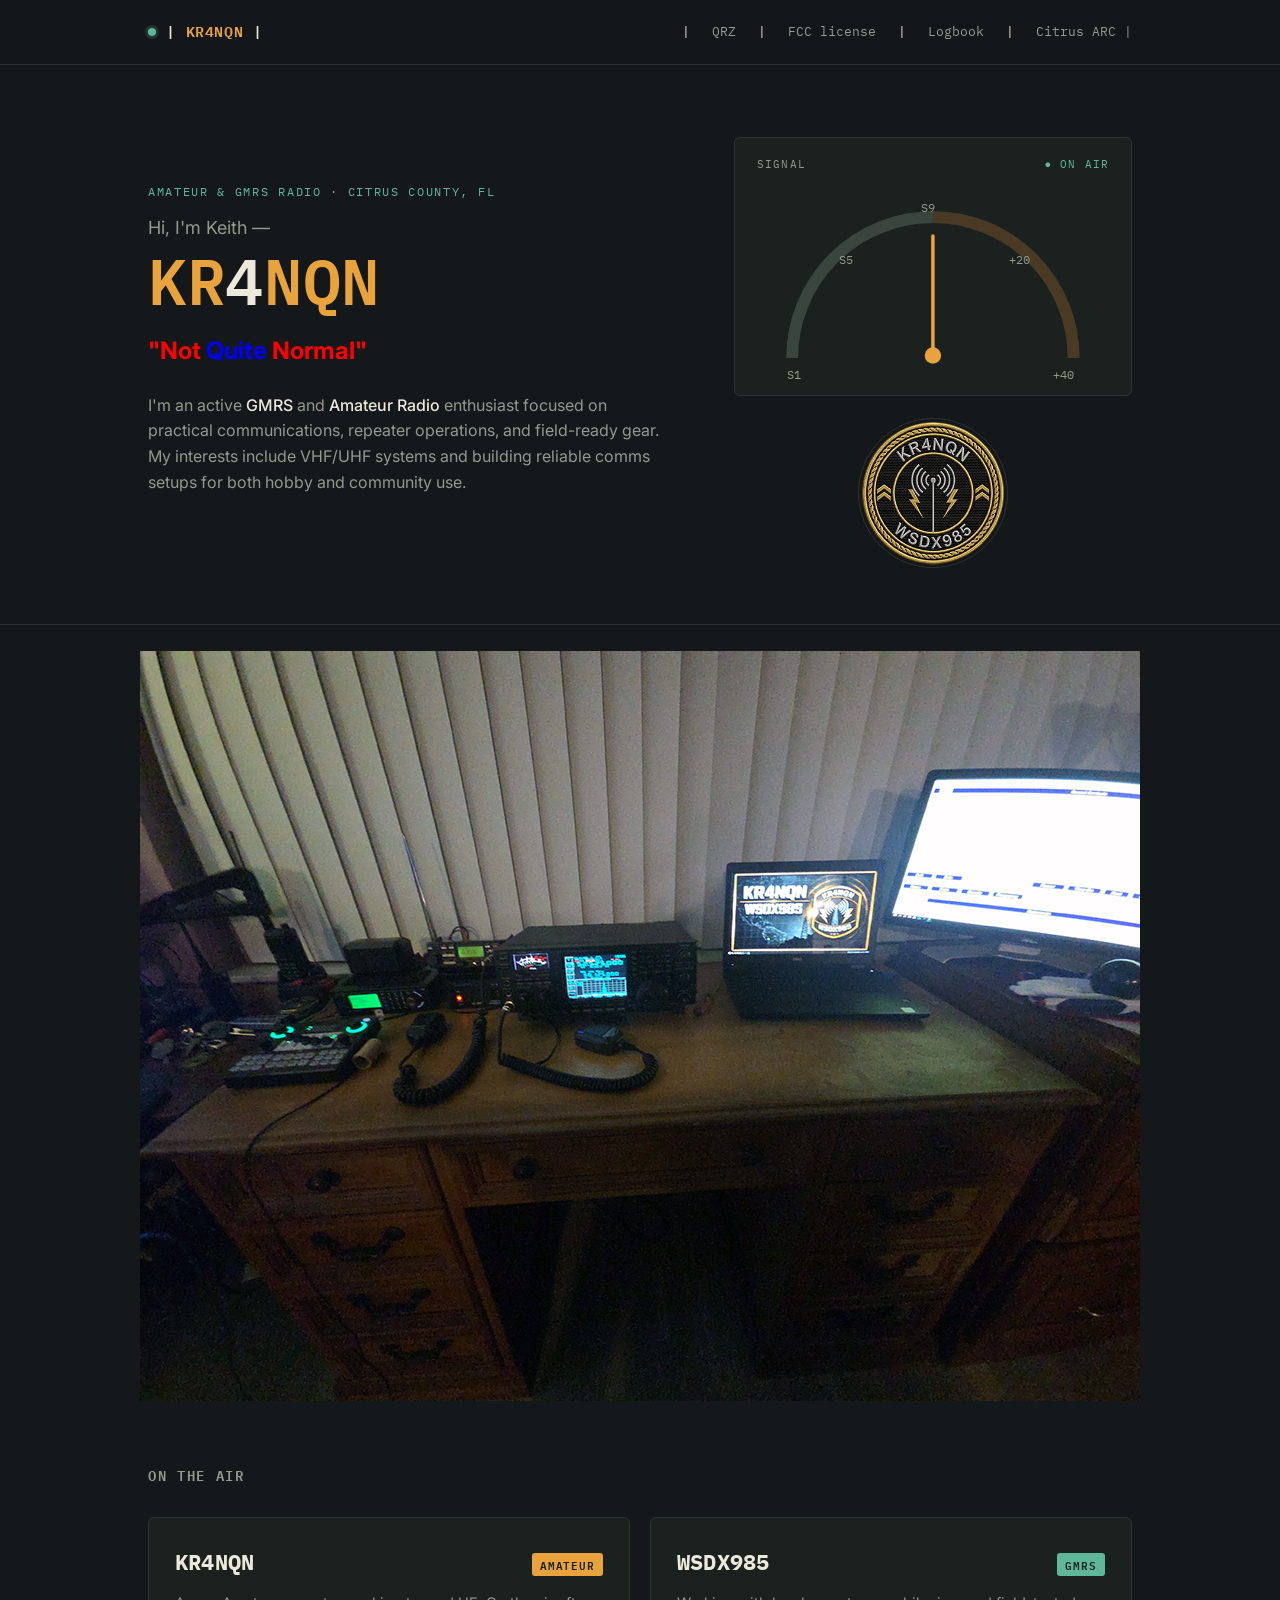
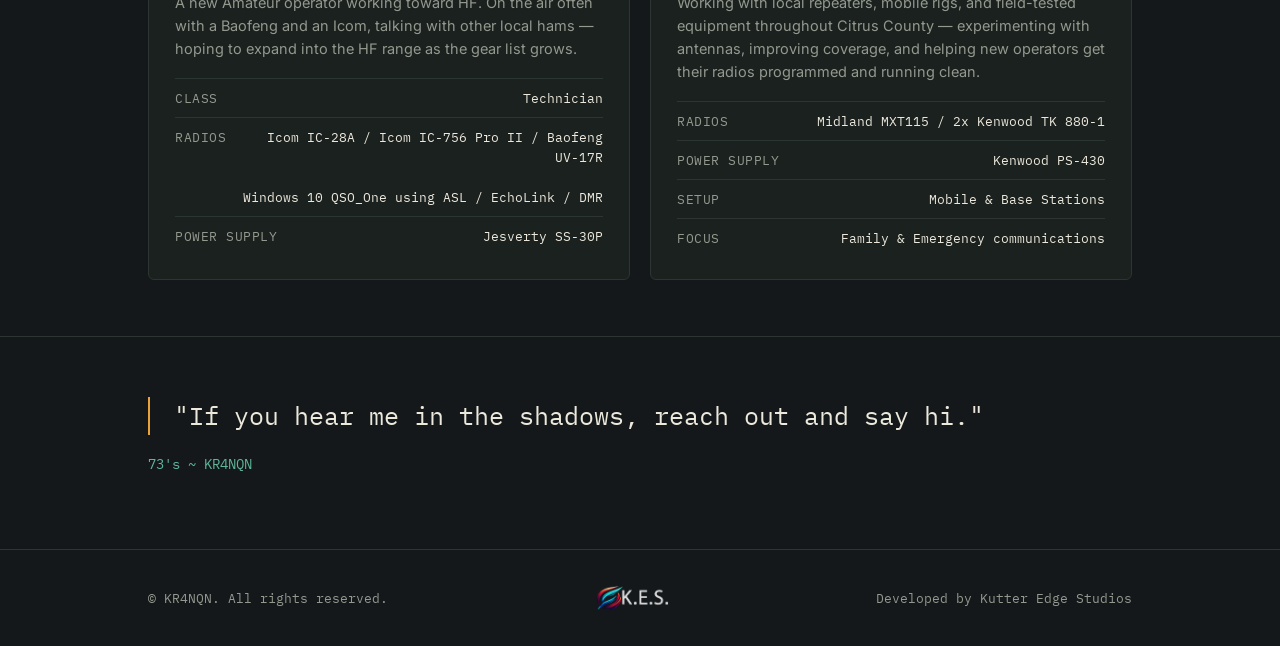
<file: index.html>
<!DOCTYPE html>
<html lang="en">

<head>
  <meta charset="UTF-8">
  <meta name="viewport" content="width=device-width, initial-scale=1.0">
  <title>KR4NQN | Amateur Ham Radio Operator</title>
  <meta name="description" content="KR4NQN — Amateur and GMRS radio operator based in Citrus County, Florida.">
  <link rel="preconnect" href="https://fonts.googleapis.com">
  <link rel="preconnect" href="https://fonts.gstatic.com" crossorigin>
  <link
    href="https://fonts.googleapis.com/css2?family=IBM+Plex+Mono:wght@400;500;600&family=Inter:wght@400;500;600&display=swap"
    rel="stylesheet">
  <style>
    :root {
      --bg: #14181A;
      --panel: #1B211E;
      --panel-2: #1F2623;
      --line: #2C3531;
      --text: #ECE8DC;
      --text-dim: #93998F;
      --amber: #E8A33D;
      --amber-dim: #7A5A28;
      --teal: #5FB79A;
    }

    * {
      box-sizing: border-box;
    }

    html {
      scroll-behavior: smooth;
    }

    body {
      margin: 0;
      background: var(--bg);
      color: var(--text);
      font-family: 'Inter', sans-serif;
      line-height: 1.6;
    }

    @media (prefers-reduced-motion: reduce) {
      * {
        animation-duration: 0.01ms !important;
        animation-iteration-count: 1 !important;
      }
    }

    a {
      color: var(--amber);
      text-decoration: none;
    }

    a:hover {
      text-decoration: underline;
    }

    a:focus-visible,
    button:focus-visible {
      outline: 2px solid var(--amber);
      outline-offset: 3px;
    }

    .mono {
      font-family: 'IBM Plex Mono', monospace;
    }

    .wrap {
      max-width: 1040px;
      margin: 0 auto;
      padding: 0 28px;
    }

    header {
      border-bottom: 1px solid var(--line);
      padding: 20px 0;
      position: sticky;
      top: 0;
      background: rgba(20, 24, 26, 0.92);
      backdrop-filter: blur(6px);
      z-index: 10;
    }

    header .wrap {
      display: flex;
      align-items: center;
      justify-content: space-between;
      flex-wrap: wrap;
      gap: 14px;
    }

    .brand {
      display: flex;
      align-items: center;
      gap: 10px;
      font-family: 'IBM Plex Mono', monospace;
      font-weight: 600;
      letter-spacing: 0.04em;
      font-size: 15px;
    }

    .brand .dot {
      width: 8px;
      height: 8px;
      border-radius: 50%;
      background: var(--teal);
      box-shadow: 0 0 0 3px rgba(95, 183, 154, 0.18);
      animation: pulse 2.4s ease-in-out infinite;
    }

    @keyframes pulse {

      0%,
      100% {
        opacity: 1;
      }

      50% {
        opacity: 0.35;
      }
    }

    nav {
      display: flex;
      gap: 22px;
      font-family: 'IBM Plex Mono', monospace;
      font-size: 13px;
    }

    nav a {
      color: var(--text-dim);
    }

    nav a:hover {
      color: var(--amber);
    }

    .hero {
      padding: 72px 0 56px;
      border-bottom: 1px solid var(--line);
    }

    .eyebrow {
      font-family: 'IBM Plex Mono', monospace;
      font-size: 12px;
      letter-spacing: 0.14em;
      text-transform: uppercase;
      color: var(--teal);
      margin: 0 0 18px;
    }

    .hero-grid {
      display: grid;
      grid-template-columns: 1.15fr 0.85fr;
      gap: 48px;
      align-items: center;
    }

    h1 {
      margin: 0;
      font-family: 'IBM Plex Mono', monospace;
      font-weight: 600;
      font-size: clamp(40px, 6vw, 64px);
      letter-spacing: 0.01em;
      line-height: 1.02;
    }

    h1 .first {
      display: block;
      font-family: 'Inter', sans-serif;
      font-weight: 400;
      font-size: 18px;
      color: var(--text-dim);
      margin-bottom: 10px;
      letter-spacing: 0;
    }

    .callsign-amber {
      color: var(--amber);
    }

    .callsign-Blue {
      color: blue;
    }

    .callsign-red {
      color: red;
    }

    .hero-bio {
      margin: 22px 0 28px;
      color: var(--text-dim);
      font-size: 16px;
      max-width: 52ch;
    }

    .hero-bio strong {
      color: var(--text);
      font-weight: 500;
    }

    .cta-row {
      display: flex;
      gap: 12px;
      flex-wrap: wrap;
    }

    .btn {
      font-family: 'IBM Plex Mono', monospace;
      font-size: 13px;
      padding: 11px 18px;
      border: 1px solid var(--amber-dim);
      border-radius: 3px;
      color: var(--amber);
      display: inline-flex;
      align-items: center;
      gap: 8px;
      transition: background 0.15s ease, border-color 0.15s ease;
    }

    .btn:hover {
      background: rgba(232, 163, 61, 0.08);
      border-color: var(--amber);
      text-decoration: none;
    }

    .btn.ghost {
      color: var(--text-dim);
      border-color: var(--line);
    }

    .btn.ghost:hover {
      color: var(--text);
      border-color: var(--text-dim);
      background: rgba(255, 255, 255, 0.03);
    }

    .panel-photo {
      display: flex;
      flex-direction: column;
      align-items: center;
      gap: 22px;
    }

    .meter-card {
      width: 100%;
      background: var(--panel);
      border: 1px solid var(--line);
      border-radius: 6px;
      padding: 18px 22px 14px;
    }

    .meter-label {
      display: flex;
      justify-content: space-between;
      align-items: center;
      font-family: 'IBM Plex Mono', monospace;
      font-size: 11px;
      letter-spacing: 0.1em;
      color: var(--text-dim);
      text-transform: uppercase;
      margin-bottom: 8px;
    }

    .meter-label span.on {
      color: var(--teal);
    }

    svg.gauge {
      width: 100%;
      height: auto;
      display: block;
    }

    .gauge-needle {
      transform-origin: 150px 148px;
      animation: sweep 6s ease-in-out infinite;
    }

    @keyframes sweep {
      0% {
        transform: rotate(-8deg);
      }

      50% {
        transform: rotate(14deg);
      }

      100% {
        transform: rotate(-8deg);
      }
    }

    .photo {
      width: 150px;
      height: 150px;
      border-radius: 50%;
      object-fit: cover;
      border: 1px solid var(--line);
      filter: grayscale(15%) contrast(1.03);
    }

    section {
      padding: 56px 0;
      border-bottom: 1px solid var(--line);
    }

    .section-head {
      margin: 0 0 30px;
    }

    .section-head h2 {
      font-family: 'IBM Plex Mono', monospace;
      font-size: 14px;
      letter-spacing: 0.12em;
      text-transform: uppercase;
      color: var(--text-dim);
      margin: 0;
      font-weight: 600;
    }

    .ops-grid {
      display: grid;
      grid-template-columns: 1fr 1fr;
      gap: 20px;
    }

    .op-card {
      background: var(--panel);
      border: 1px solid var(--line);
      border-radius: 6px;
      padding: 26px 26px 22px;
    }

    .op-card-head {
      display: flex;
      justify-content: space-between;
      align-items: baseline;
      margin-bottom: 6px;
    }

    .op-card-head h3 {
      font-family: 'IBM Plex Mono', monospace;
      font-size: 22px;
      margin: 0;
      color: var(--text);
      letter-spacing: 0.01em;
    }

    .op-tag {
      font-family: 'IBM Plex Mono', monospace;
      font-size: 11px;
      letter-spacing: 0.08em;
      color: var(--panel);
      background: var(--teal);
      padding: 3px 8px;
      border-radius: 3px;
      text-transform: uppercase;
      font-weight: 600;
    }

    .op-tag.amber {
      background: var(--amber);
    }

    .op-desc {
      color: var(--text-dim);
      font-size: 14.5px;
      margin: 12px 0 18px;
    }

    .log {
      border-top: 1px solid var(--line);
      margin-top: 4px;
    }

    .log-row {
      display: flex;
      justify-content: space-between;
      gap: 16px;
      padding: 9px 0;
      border-bottom: 1px solid var(--line);
      font-family: 'IBM Plex Mono', monospace;
      font-size: 12.5px;
    }

    .log-row:last-child {
      border-bottom: none;
    }

    .log-row .k {
      color: var(--text-dim);
      letter-spacing: 0.04em;
      text-transform: uppercase;
    }

    .log-row .v {
      color: var(--text);
      text-align: right;
    }

    .quote {
      padding: 60px 0;
      border-bottom: 1px solid var(--line);
    }

    .quote blockquote {
      margin: 0;
      font-family: 'IBM Plex Mono', monospace;
      font-size: clamp(19px, 2.6vw, 25px);
      color: var(--text);
      line-height: 1.5;
      border-left: 2px solid var(--amber);
      padding-left: 24px;
    }

    .quote .sig {
      margin-top: 18px;
      color: var(--teal);
      font-family: 'IBM Plex Mono', monospace;
      font-size: 14px;
    }

    footer {
      padding: 34px 0;
    }

    footer .wrap {
      display: flex;
      align-items: center;
      justify-content: space-between;
      flex-wrap: wrap;
      gap: 16px;
    }

    footer .foot-left {
      display: flex;
      align-items: center;
      gap: 12px;
    }

    footer img.logo {
      height: 28px;
      width: auto;
      opacity: 0.85;
    }

    footer p {
      margin: 0;
      color: var(--text-dim);
      font-size: 12.5px;
      font-family: 'IBM Plex Mono', monospace;
    }

    footer a {
      color: var(--text-dim);
    }

    footer a:hover {
      color: var(--amber);
    }

    @media (max-width:820px) {
      .hero-grid {
        grid-template-columns: 1fr;
      }

      .panel-photo {
        flex-direction: row;
        justify-content: space-between;
        align-items: center;
      }

      .meter-card {
        max-width: 220px;
      }

      .ops-grid {
        grid-template-columns: 1fr;
      }

      nav {
        gap: 16px;
      }
    }

    @media (max-width:520px) {
      .panel-photo {
        flex-direction: column;
      }

      .meter-card {
        max-width: none;
      }

      footer .wrap {
        flex-direction: column;
        align-items: flex-start;
      }
    }
  </style>
</head>

<body>
  <header>
    <div class="wrap">
      <div class="brand"><span class="dot" aria-hidden="true"></span>| <a href="index.html">KR4NQN</a> |</div>
      <nav>|
        <a href="https://www.qrz.com/db/KR4NQN" target="_blank">QRZ</a>|
        <a href="https://wireless2.fcc.gov/UlsApp/UlsSearch/results.jsp" target="_blank">FCC
          license</a>|
          <a href="hamdash.html"> Logbook</a>|
          <a href="https://citrusham.org" target="_blank">Citrus ARC |</a>
      </nav>
    </div>
  </header>

  <section class="hero">
    <div class="wrap hero-grid">
      <div>
        <p class="eyebrow">Amateur &amp; GMRS radio &middot; Citrus County, FL</p>
        <h1><span class="first">Hi, I'm Keith —</span><span class="callsign-amber">KR</span>4</span><span
            class="callsign-amber">NQN</span></h1>
            
            <h2><span class="callsign-red">"Not</span> <span class="callsign-Blue">Quite</span><span class="callsign-red"> Normal"</span></h2>
        <p class="hero-bio">
          I'm an active <strong>GMRS</strong> and <strong>Amateur Radio</strong> enthusiast focused on practical
          communications, repeater operations, and field-ready gear. My interests include VHF/UHF systems and
          building reliable comms setups for both hobby and community use.
        </p>
      </div>

      <div class="panel-photo">
        <div class="meter-card">
          <div class="meter-label">Signal <span class="on">&#9679; On air</span></div>
          <svg class="gauge" viewBox="0 0 300 170" role="img" aria-label="Illustrated signal strength meter">
            <path d="M 30 150 A 120 120 0 0 1 270 150" fill="none" stroke="#2C3531" stroke-width="10" />
            <path d="M 30 150 A 120 120 0 0 1 150 30" fill="none" stroke="#3A453F" stroke-width="10" />
            <path d="M 150 30 A 120 120 0 0 1 270 150" fill="none" stroke="#4A3A24" stroke-width="10" />
            <g class="mono" fill="#93998F" font-size="10">
              <text x="26" y="168">S1</text>
              <text x="70" y="70">S5</text>
              <text x="140" y="26">S9</text>
              <text x="215" y="70">+20</text>
              <text x="252" y="168">+40</text>
            </g>
            <g class="gauge-needle">
              <line x1="150" y1="148" x2="150" y2="46" stroke="#E8A33D" stroke-width="3" stroke-linecap="round" />
              <circle cx="150" cy="148" r="7" fill="#E8A33D" />
            </g>
          </svg>
        </div>
        <img class="photo" src="img/KR4NQN.png" alt="Portrait of Keith, KR4NQN">
      </div>
    </div>
  </section><br>

  <center>
    <div><img class="" src="img/shack1.jpg" alt="me"></div>
  </center>

  <section id="operating">
    <div class="wrap">
      <div class="section-head">
        <h2>On the air</h2>
      </div>
      <div class="ops-grid">

        <div class="op-card">
          <div class="op-card-head">
            <h3>KR4NQN</h3>
            <span class="op-tag amber">Amateur</span>
          </div>
          <p class="op-desc">
            A new Amateur operator working toward HF. On the air often with a Baofeng and an Icom, talking
            with other local hams — hoping to expand into the HF range as the gear list grows.
          </p>
          <div class="log">
            <div class="log-row"><span class="k">Class</span><span class="v">Technician</span></div>
            <div class="log-row"><span class="k">Radios</span><span class="v">Icom IC-28A / Icom IC-756 Pro II / Baofeng UV-17R<br><br>Windows 10 QSO_One using ASL / EchoLink / DMR</span></div>
            <div class="log-row"><span class="k">Power Supply</span><span class="v">Jesverty SS-30P</span></div>
          </div>
        </div>

        <div class="op-card">
          <div class="op-card-head">
            <h3>WSDX985</h3>
            <span class="op-tag">GMRS</span>
          </div>
          <p class="op-desc">
            Working with local repeaters, mobile rigs, and field-tested equipment throughout Citrus County —
            experimenting with antennas, improving coverage, and helping new operators get their radios
            programmed and running clean.
          </p>
          <div class="log">
            <div class="log-row"><span class="k">Radios</span><span class="v">Midland MXT115 / 2x Kenwood TK 880-1</span></div>
            <div class="log-row"><span class="k">Power Supply</span><span class="v">Kenwood PS-430</span></div>
            <div class="log-row"><span class="k">Setup</span><span class="v">Mobile &amp; Base Stations</span></div>
            <div class="log-row"><span class="k">Focus</span><span class="v">Family &amp; Emergency communications</span></div>
          </div>
        </div>

      </div>
    </div>
  </section>

  <section class="quote">
    <div class="wrap">
      <blockquote>"If you hear me in the
        shadows, reach out and say hi."</blockquote>
      <p class="sig">73's ~ KR4NQN</p>
    </div>
  </section>

  <footer>
    <div class="wrap">
      <div class="foot-left">
        <p>&copy; KR4NQN. All rights reserved.</p>
      </div>
      <img class="logo" src="https://kutteredge.github.io/KR4NQN/img/logo.png" alt="KR4NQN logo">

      <p>Developed by <a href="https://kutteredgestudios.com" target="_blank">Kutter Edge Studios</a></p>
    </div>
  </footer>

</body>

</html>
</file>
